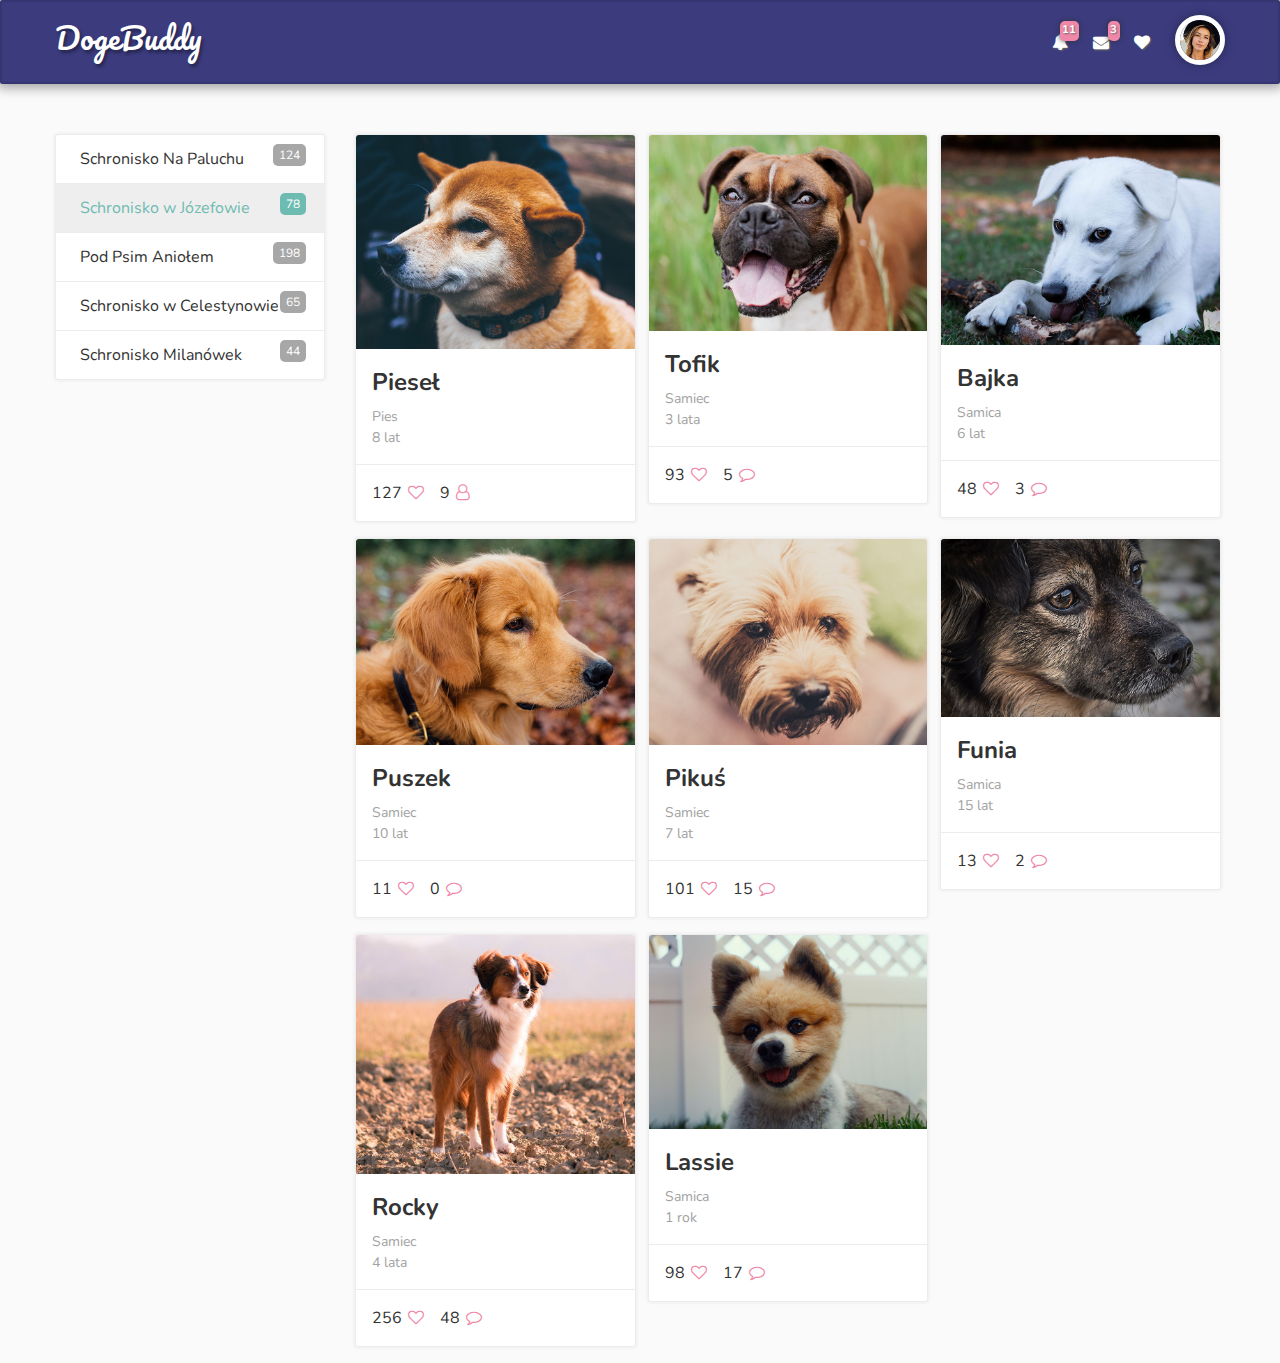
<file: index.html>
<!DOCTYPE html>
<html>
  <head>
    <title>DogeBuddy</title>
    <meta charset="utf-8">
    <meta name="viewport" content="width=device-width,initial-scale=1">
    <link rel="stylesheet" href="css/normalize.css">
    <link rel="stylesheet" href="css/grid.css">
    <link rel="stylesheet" href="css/main.css">
  </head>
  <body>

    <header class="navbar clearfix">
      <nav class="container">
        <a href="" 
           class="navbar__logo" 
           title="strona główna">
          DogeBuddy
        </a>

        <ul class="navbar__panel">
          <li>
            <a href="" class="notification">
              <span class="notification__icon fa fa-bell"></span>
              <span class="notification__counter">11</span>
            </a>
          </li>
          <li>
            <a href="" class="notification">
              <span class="notification__icon fa fa-envelope"></span>
              <span class="notification__counter">3</span>
            </a>
          </li>
          <li>
            <a href="" class="notification">
              <span class="notification__icon fa fa-heart"></span>
            </a>
          </li>
          <li>
            <a href="" 
               class="avatar navbar__profile-link">
              <img src="img/user.jpg" 
                   class="avatar__img">
            </a>
          </li>
        </ul>
      </nav>
    </header>

    <main class="container">
      <div class="row">
        <div class="col-md-3">
          <ul class="menu">
            <li class="menu__item">
              <a href="#" class="menu__link">
                Schronisko Na Paluchu
                <span class="menu__counter">124</span>
              </a>
            </li>
            <li class="menu__item menu__item--active">
              <a href="#" class="menu__link">
                Schronisko w Józefowie
                <span class="menu__counter">78</span>
              </a>
            </li>
            <li class="menu__item">
              <a href="#" class="menu__link">
                Pod Psim Aniołem
                <span class="menu__counter">198</span>
              </a>
            </li>
            <li class="menu__item">
              <a href="#" class="menu__link">
                Schronisko w Celestynowie
                <span class="menu__counter">65</span>
              </a>
            </li>
            <li class="menu__item">
              <a href="#" class="menu__link">
                Schronisko Milanówek
                <span class="menu__counter">44</span>
              </a>
            </li>
          </ul>
        </div>
        <div class="col-md-9">
          <ul class="search__results clearfix">
            <li class="card search__result">
              <img src="img/doge1.jpg" alt="Pieseł" class="card__img">
              <div class="card__summary card-info">
                <h2 class="card-info__title">
                  <a href="./doge/index.html" class="card-info__link">Pieseł</a>
                </h2>
                <ul class="card-info__details">
                  <li>Pies</li>
                  <li>8 lat</li>
                </ul>
              </div>
              <footer class="card__footer">
                <ul class="counter">
                  <li class="counter__item">
                    127 
                    <span class="counter__icon fa fa-heart-o" title="ulubione"></span>
                  </li>
                  <li class="counter__item">
                    9 
                    <span class="counter__icon fa fa-user-o" title="darczyńcy"></span>
                  </li>
                </ul>
              </footer>
            </li>
            <li class="card search__result">
              <img src="img/dog1.jpg" alt="Tofik" class="card__img">
              <div class="card__summary card-info">
                <h2 class="card-info__title">
                  <a href="/doge" class="card-info__link">Tofik</a>
                </h2>
                <ul class="card-info__details">
                  <li>Samiec</li>
                  <li>3 lata</li>
                </ul>
              </div>
              <footer class="card__footer">
                <ul class="counter">
                  <li class="counter__item">
                    93 
                    <span class="counter__icon fa fa-heart-o" title="ulubione"></span>
                  </li>
                  <li class="counter__item">
                    5
                    <span class="counter__icon fa fa-comment-o" title="komentarze"></span>
                  </li>
                </ul>
              </footer>
            </li>
            <li class="card search__result">
              <img src="img/dog2.jpg" alt="Pieseł" class="card__img">
              <div class="card__summary card-info">
                <h2 class="card-info__title">
                  <a href="/doge" class="card-info__link">Bajka</a>
                </h2>
                <ul class="card-info__details">
                  <li>Samica</li>
                  <li>6 lat</li>
                </ul>
              </div>
              <footer class="card__footer">
                <ul class="counter">
                  <li class="counter__item">
                    48
                    <span class="counter__icon fa fa-heart-o" title="ulubione"></span>
                  </li>
                  <li class="counter__item">
                    3
                    <span class="counter__icon fa fa-comment-o" title="komentarze"></span>
                  </li>
                </ul>
              </footer>
            </li>
            <li class="card search__result">
              <img src="img/dog3.jpg" alt="Pieseł" class="card__img">
              <div class="card__summary card-info">
                <h2 class="card-info__title">
                  <a href="/doge" class="card-info__link">Puszek</a>
                </h2>
                <ul class="card-info__details">
                  <li>Samiec</li>
                  <li>10 lat</li>
                </ul>
              </div>
              <footer class="card__footer">
                <ul class="counter">
                  <li class="counter__item">
                    11 
                    <span class="counter__icon fa fa-heart-o" title="ulubione"></span>
                  </li>
                  <li class="counter__item">
                    0
                    <span class="counter__icon fa fa-comment-o" title="komentarze"></span>
                  </li>
                </ul>
              </footer>
            </li>
            <li class="card search__result">
              <img src="img/dog4.jpg" alt="Pieseł" class="card__img">
              <div class="card__summary card-info">
                <h2 class="card-info__title">
                  <a href="/doge" class="card-info__link">Pikuś</a>
                </h2>
                <ul class="card-info__details">
                  <li>Samiec</li>
                  <li>7 lat</li>
                </ul>
              </div>
              <footer class="card__footer">
                <ul class="counter">
                  <li class="counter__item">
                    101 
                    <span class="counter__icon fa fa-heart-o" title="ulubione"></span>
                  </li>
                  <li class="counter__item">
                    15
                    <span class="counter__icon fa fa-comment-o" title="komentarze"></span>
                  </li>
                </ul>
              </footer>
            </li>
            <li class="card search__result">
              <img src="img/dog5.jpg" alt="Pieseł" class="card__img">
              <div class="card__summary card-info">
                <h2 class="card-info__title">
                  <a href="/doge" class="card-info__link">Funia</a>
                </h2>
                <ul class="card-info__details">
                  <li>Samica</li>
                  <li>15 lat</li>
                </ul>
              </div>
              <footer class="card__footer">
                <ul class="counter">
                  <li class="counter__item">
                    13 
                    <span class="counter__icon fa fa-heart-o" title="ulubione"></span>
                  </li>
                  <li class="counter__item">
                    2
                    <span class="counter__icon fa fa-comment-o" title="komentarze"></span>
                  </li>
                </ul>
              </footer>
            </li>
            <li class="card search__result">
              <img src="img/dog6.jpg" alt="Pieseł" class="card__img">
              <div class="card__summary card-info">
                <h2 class="card-info__title">
                  <a href="/doge" class="card-info__link">Rocky</a>
                </h2>
                <ul class="card-info__details">
                  <li>Samiec</li>
                  <li>4 lata</li>
                </ul>
              </div>
              <footer class="card__footer">
                <ul class="counter">
                  <li class="counter__item">
                    256 
                    <span class="counter__icon fa fa-heart-o" title="ulubione"></span>
                  </li>
                  <li class="counter__item">
                    48
                    <span class="counter__icon fa fa-comment-o" title="komentarze"></span>
                  </li>
                </ul>
              </footer>
            </li>
            <li class="card search__result">
              <img src="img/doge.jpg" alt="Pieseł" class="card__img">
              <div class="card__summary card-info">
                <h2 class="card-info__title">
                  <a href="/doge" class="card-info__link">Lassie</a>
                </h2>
                <ul class="card-info__details">
                  <li>Samica</li>
                  <li>1 rok</li>
                </ul>
              </div>
              <footer class="card__footer">
                <ul class="counter">
                  <li class="counter__item">
                    98
                    <span class="counter__icon fa fa-heart-o" title="ulubione"></span>
                  </li>
                  <li class="counter__item">
                    17
                    <span class="counter__icon fa fa-comment-o" title="komentarze"></span>
                  </li>
                </ul>
              </footer>
            </li>
          </ul>
        </div>
      </div>
    </main>
  </body>
</html>
</file>
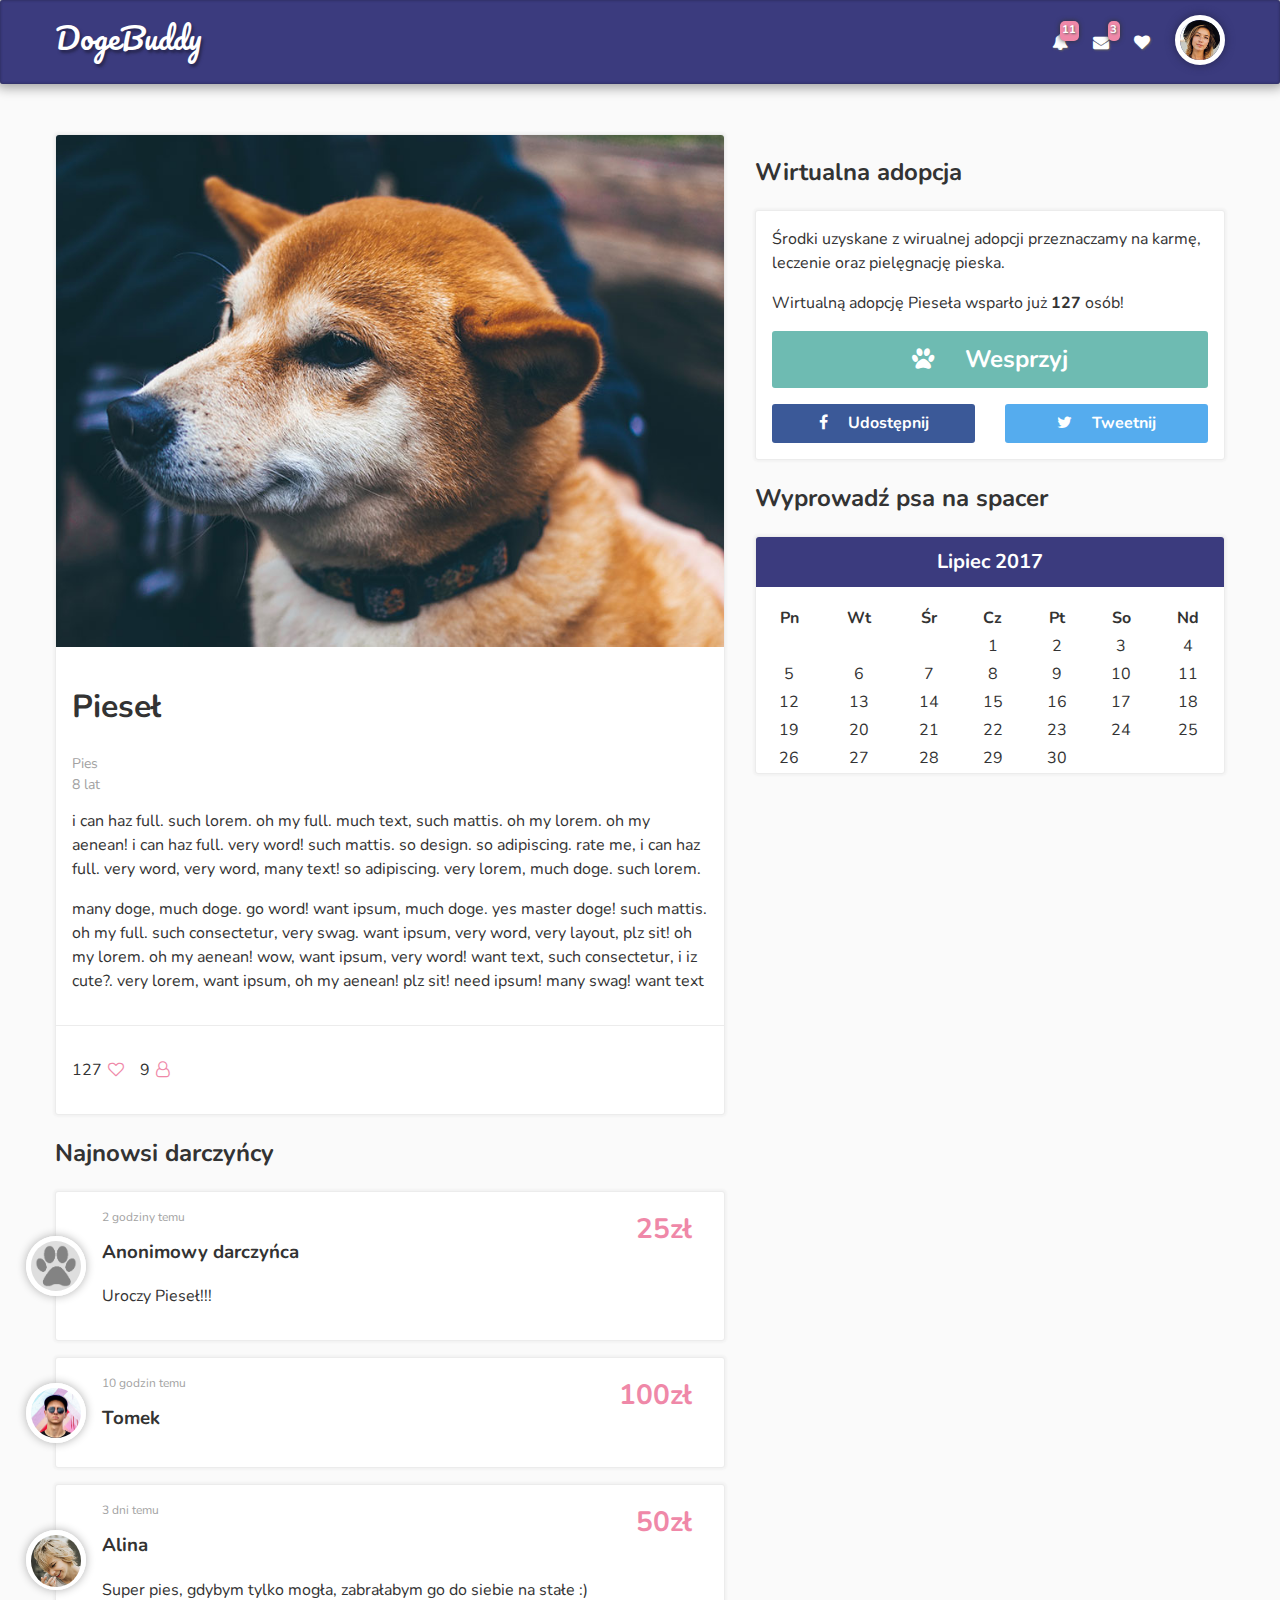
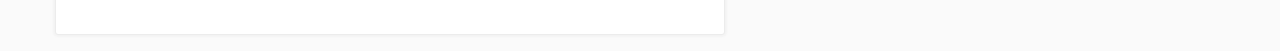
<file: doge/index.html>
<!DOCTYPE html>
<html>
<head>
  <title>DogeBuddy</title>
    <meta charset="utf-8">
    <meta name="viewport" content="width=device-width,initial-scale=1">
    <link rel="stylesheet" href="../css/normalize.css">
    <link rel="stylesheet" href="../css/grid.css">
    <link rel="stylesheet" href="../css/main.css">
</head>
<body>
  <header class="navbar clearfix">
    <nav class="container">
      <a href="../index.html" 
         class="navbar__logo" 
         title="strona główna">
        DogeBuddy
      </a>

      <ul class="navbar__panel">
        <li>
          <a href="" class="notification">
            <span class="notification__icon fa fa-bell"></span>
            <span class="notification__counter">11</span>
          </a>
        </li>
        <li>
          <a href="" class="notification">
            <span class="notification__icon fa fa-envelope"></span>
            <span class="notification__counter">3</span>
          </a>
        </li>
        <li>
          <a href="" class="notification">
            <span class="notification__icon fa fa-heart"></span>
          </a>
        </li>
        <li>
          <a href="" 
             class="avatar navbar__profile-link">
            <img src="../img/user.jpg" 
                 class="avatar__img">
          </a>
        </li>
      </ul>
    </nav>
  </header>

  <main class="container">
    <div class="row">
      <div class="col-md-7">
        <div class="card">
          <img src="../img/doge1.jpg" alt="Pieseł" class="card__img">
          <div class="card__summary card-info">
            <h1>
              <a href="/doge" class="card-info__link">Pieseł</a>
            </h2>
            <ul class="card-info__details">
              <li>Pies</li>
              <li>8 lat</li>
            </ul>
            <p>i can haz full. such lorem. oh my full. much text, such mattis. oh my lorem. oh my aenean! i can haz full. very word! such mattis. so design. so adipiscing. rate me, i can haz full. very word, very word, many text! so adipiscing. very lorem, much doge. such lorem.</p>
            <p>many doge, much doge. go word! want ipsum, much doge. yes master doge! such mattis. oh my full. such consectetur, very swag. want ipsum, very word, very layout, plz sit! oh my lorem. oh my aenean! wow, want ipsum, very word! want text, such consectetur, i iz cute?. very lorem, want ipsum, oh my aenean! plz sit! need ipsum! many swag! want text</p>
          </div>
          <footer class="card__footer">
            <ul class="counter">
              <li class="counter__item">
                127 
                <span class="counter__icon fa fa-heart-o" title="ulubione"></span>
              </li>
              <li class="counter__item">
                9 
                <span class="counter__icon fa fa-user-o" title="darczyńcy"></span>
              </li>
            </ul>
          </footer>
        </div>
        <h2>Najnowsi darczyńcy</h2>
        <div class="box comment">
          <span class="avatar comment__avatar">
            <img src="../img/avatar.png" 
                 class="avatar__img">
          </span>
          <p class="comment__time">2 godziny temu</p>
          <h3 class="comment__author">Anonimowy darczyńca</h3>
          <p class="comment__amount">25zł</p>
          <p>Uroczy Pieseł!!!</p>
        </div>
        <div class="box comment">
          <span class="avatar comment__avatar">
            <img src="../img/boy.jpg" 
                 class="avatar__img">
          </span>
          <p class="comment__time">10 godzin temu</p>
          <h3 class="comment__author">Tomek</h3>
          <p class="comment__amount">100zł</p>
        </div>
        <div class="box comment">
          <span class="avatar comment__avatar">
            <img src="../img/girl.jpg" 
                 class="avatar__img">
          </span>
          <p class="comment__time">3 dni temu</p>
          <h3 class="comment__author">Alina</h3>
          <p class="comment__amount">50zł</p>
          <p>Super pies, gdybym tylko mogła, zabrałabym go do siebie na stałe :)</p>
        </div>
      </div>
      <div class="col-md-5">
        <h2>Wirtualna adopcja</h2>
        <div class="box">
          <p>Środki uzyskane z wirualnej adopcji przeznaczamy na karmę, leczenie oraz pielęgnację pieska.</p>
          <p>Wirtualną adopcję Pieseła wsparło już <b>127</b> osób!</p>
          <button class="btn btn--lg btn--block">
            <span class="btn__icon fa fa-paw"></span>
            Wesprzyj
          </button>
          <div class="row clearfix">
            <div class="col-sm-6">
              <button class="btn btn--block btn--fb">
                <span class="btn__icon fa fa-facebook"></span>
                Udostępnij
              </button>
            </div>
            <div class="col-sm-6">
              <button class="btn btn--block btn--twitter">
                <span class="btn__icon fa fa-twitter"></span>
                Tweetnij
              </button>
            </div>
          </div>
        </div>
        <h2>Wyprowadź psa na spacer</h2>
        <div class="calendar">
          <p class="calendar__month">Lipiec 2017</p>
          <table>
            <tr>
              <th>Pn</th>
              <th>Wt</th>
              <th>Śr</th>
              <th>Cz</th>
              <th>Pt</th>
              <th>So</th>
              <th>Nd</th>
            </tr>
            <tr>
              <td></td>
              <td></td>
              <td></td>
              <td>1</td>
              <td>2</td>
              <td>3</td>
              <td>4</td>
            </tr>
            <tr>
              <td>5</td>
              <td>6</td>
              <td>7</td>
              <td>8</td>
              <td>9</td>
              <td>10</td>
              <td>11</td>
            </tr>
            <tr>
              <td>12</td>
              <td>13</td>
              <td>14</td>
              <td>15</td>
              <td>16</td>
              <td>17</td>
              <td>18</td>
            </tr>
            <tr>
              <td>19</td>
              <td>20</td>
              <td>21</td>
              <td>22</td>
              <td>23</td>
              <td>24</td>
              <td>25</td>
            </tr>
            <tr>
              <td>26</td>
              <td>27</td>
              <td>28</td>
              <td>29</td>
              <td>30</td>
              <td></td>
              <td></td>
            </tr>
          </table>
        </div>
      </div>
    </div>
  </main>
</body>
</html>
</file>
<file: css/grid.css>
/*!
 * Bootstrap v3.3.7 (http://getbootstrap.com)
 * Copyright 2011-2017 Twitter, Inc.
 * Licensed under MIT (https://github.com/twbs/bootstrap/blob/master/LICENSE)
 */
.container {
  margin-right: auto;
  margin-left: auto;
}
@media (min-width: 768px) {
  .container {
    width: 750px;
  }
}
@media (min-width: 992px) {
  .container {
    width: 970px;
  }
}
@media (min-width: 1200px) {
  .container {
    width: 1170px;
  }
}
.container-fluid {
  margin-right: auto;
  margin-left: auto;
  padding-left: 15px;
  padding-right: 15px;
}
.row {
  margin-left: -15px;
  margin-right: -15px;
}
.col-xs-1, .col-sm-1, .col-md-1, .col-lg-1, .col-xs-2, .col-sm-2, .col-md-2, .col-lg-2, .col-xs-3, .col-sm-3, .col-md-3, .col-lg-3, .col-xs-4, .col-sm-4, .col-md-4, .col-lg-4, .col-xs-5, .col-sm-5, .col-md-5, .col-lg-5, .col-xs-6, .col-sm-6, .col-md-6, .col-lg-6, .col-xs-7, .col-sm-7, .col-md-7, .col-lg-7, .col-xs-8, .col-sm-8, .col-md-8, .col-lg-8, .col-xs-9, .col-sm-9, .col-md-9, .col-lg-9, .col-xs-10, .col-sm-10, .col-md-10, .col-lg-10, .col-xs-11, .col-sm-11, .col-md-11, .col-lg-11, .col-xs-12, .col-sm-12, .col-md-12, .col-lg-12 {
  position: relative;
  min-height: 1px;
  padding-left: 15px;
  padding-right: 15px;
}
.col-xs-1, .col-xs-2, .col-xs-3, .col-xs-4, .col-xs-5, .col-xs-6, .col-xs-7, .col-xs-8, .col-xs-9, .col-xs-10, .col-xs-11, .col-xs-12 {
  float: left;
}
.col-xs-12 {
  width: 100%;
}
.col-xs-11 {
  width: 91.66666667%;
}
.col-xs-10 {
  width: 83.33333333%;
}
.col-xs-9 {
  width: 75%;
}
.col-xs-8 {
  width: 66.66666667%;
}
.col-xs-7 {
  width: 58.33333333%;
}
.col-xs-6 {
  width: 50%;
}
.col-xs-5 {
  width: 41.66666667%;
}
.col-xs-4 {
  width: 33.33333333%;
}
.col-xs-3 {
  width: 25%;
}
.col-xs-2 {
  width: 16.66666667%;
}
.col-xs-1 {
  width: 8.33333333%;
}
.col-xs-pull-12 {
  right: 100%;
}
.col-xs-pull-11 {
  right: 91.66666667%;
}
.col-xs-pull-10 {
  right: 83.33333333%;
}
.col-xs-pull-9 {
  right: 75%;
}
.col-xs-pull-8 {
  right: 66.66666667%;
}
.col-xs-pull-7 {
  right: 58.33333333%;
}
.col-xs-pull-6 {
  right: 50%;
}
.col-xs-pull-5 {
  right: 41.66666667%;
}
.col-xs-pull-4 {
  right: 33.33333333%;
}
.col-xs-pull-3 {
  right: 25%;
}
.col-xs-pull-2 {
  right: 16.66666667%;
}
.col-xs-pull-1 {
  right: 8.33333333%;
}
.col-xs-pull-0 {
  right: auto;
}
.col-xs-push-12 {
  left: 100%;
}
.col-xs-push-11 {
  left: 91.66666667%;
}
.col-xs-push-10 {
  left: 83.33333333%;
}
.col-xs-push-9 {
  left: 75%;
}
.col-xs-push-8 {
  left: 66.66666667%;
}
.col-xs-push-7 {
  left: 58.33333333%;
}
.col-xs-push-6 {
  left: 50%;
}
.col-xs-push-5 {
  left: 41.66666667%;
}
.col-xs-push-4 {
  left: 33.33333333%;
}
.col-xs-push-3 {
  left: 25%;
}
.col-xs-push-2 {
  left: 16.66666667%;
}
.col-xs-push-1 {
  left: 8.33333333%;
}
.col-xs-push-0 {
  left: auto;
}
.col-xs-offset-12 {
  margin-left: 100%;
}
.col-xs-offset-11 {
  margin-left: 91.66666667%;
}
.col-xs-offset-10 {
  margin-left: 83.33333333%;
}
.col-xs-offset-9 {
  margin-left: 75%;
}
.col-xs-offset-8 {
  margin-left: 66.66666667%;
}
.col-xs-offset-7 {
  margin-left: 58.33333333%;
}
.col-xs-offset-6 {
  margin-left: 50%;
}
.col-xs-offset-5 {
  margin-left: 41.66666667%;
}
.col-xs-offset-4 {
  margin-left: 33.33333333%;
}
.col-xs-offset-3 {
  margin-left: 25%;
}
.col-xs-offset-2 {
  margin-left: 16.66666667%;
}
.col-xs-offset-1 {
  margin-left: 8.33333333%;
}
.col-xs-offset-0 {
  margin-left: 0%;
}
@media (min-width: 768px) {
  .col-sm-1, .col-sm-2, .col-sm-3, .col-sm-4, .col-sm-5, .col-sm-6, .col-sm-7, .col-sm-8, .col-sm-9, .col-sm-10, .col-sm-11, .col-sm-12 {
    float: left;
  }
  .col-sm-12 {
    width: 100%;
  }
  .col-sm-11 {
    width: 91.66666667%;
  }
  .col-sm-10 {
    width: 83.33333333%;
  }
  .col-sm-9 {
    width: 75%;
  }
  .col-sm-8 {
    width: 66.66666667%;
  }
  .col-sm-7 {
    width: 58.33333333%;
  }
  .col-sm-6 {
    width: 50%;
  }
  .col-sm-5 {
    width: 41.66666667%;
  }
  .col-sm-4 {
    width: 33.33333333%;
  }
  .col-sm-3 {
    width: 25%;
  }
  .col-sm-2 {
    width: 16.66666667%;
  }
  .col-sm-1 {
    width: 8.33333333%;
  }
  .col-sm-pull-12 {
    right: 100%;
  }
  .col-sm-pull-11 {
    right: 91.66666667%;
  }
  .col-sm-pull-10 {
    right: 83.33333333%;
  }
  .col-sm-pull-9 {
    right: 75%;
  }
  .col-sm-pull-8 {
    right: 66.66666667%;
  }
  .col-sm-pull-7 {
    right: 58.33333333%;
  }
  .col-sm-pull-6 {
    right: 50%;
  }
  .col-sm-pull-5 {
    right: 41.66666667%;
  }
  .col-sm-pull-4 {
    right: 33.33333333%;
  }
  .col-sm-pull-3 {
    right: 25%;
  }
  .col-sm-pull-2 {
    right: 16.66666667%;
  }
  .col-sm-pull-1 {
    right: 8.33333333%;
  }
  .col-sm-pull-0 {
    right: auto;
  }
  .col-sm-push-12 {
    left: 100%;
  }
  .col-sm-push-11 {
    left: 91.66666667%;
  }
  .col-sm-push-10 {
    left: 83.33333333%;
  }
  .col-sm-push-9 {
    left: 75%;
  }
  .col-sm-push-8 {
    left: 66.66666667%;
  }
  .col-sm-push-7 {
    left: 58.33333333%;
  }
  .col-sm-push-6 {
    left: 50%;
  }
  .col-sm-push-5 {
    left: 41.66666667%;
  }
  .col-sm-push-4 {
    left: 33.33333333%;
  }
  .col-sm-push-3 {
    left: 25%;
  }
  .col-sm-push-2 {
    left: 16.66666667%;
  }
  .col-sm-push-1 {
    left: 8.33333333%;
  }
  .col-sm-push-0 {
    left: auto;
  }
  .col-sm-offset-12 {
    margin-left: 100%;
  }
  .col-sm-offset-11 {
    margin-left: 91.66666667%;
  }
  .col-sm-offset-10 {
    margin-left: 83.33333333%;
  }
  .col-sm-offset-9 {
    margin-left: 75%;
  }
  .col-sm-offset-8 {
    margin-left: 66.66666667%;
  }
  .col-sm-offset-7 {
    margin-left: 58.33333333%;
  }
  .col-sm-offset-6 {
    margin-left: 50%;
  }
  .col-sm-offset-5 {
    margin-left: 41.66666667%;
  }
  .col-sm-offset-4 {
    margin-left: 33.33333333%;
  }
  .col-sm-offset-3 {
    margin-left: 25%;
  }
  .col-sm-offset-2 {
    margin-left: 16.66666667%;
  }
  .col-sm-offset-1 {
    margin-left: 8.33333333%;
  }
  .col-sm-offset-0 {
    margin-left: 0%;
  }
}
@media (min-width: 992px) {
  .col-md-1, .col-md-2, .col-md-3, .col-md-4, .col-md-5, .col-md-6, .col-md-7, .col-md-8, .col-md-9, .col-md-10, .col-md-11, .col-md-12 {
    float: left;
  }
  .col-md-12 {
    width: 100%;
  }
  .col-md-11 {
    width: 91.66666667%;
  }
  .col-md-10 {
    width: 83.33333333%;
  }
  .col-md-9 {
    width: 75%;
  }
  .col-md-8 {
    width: 66.66666667%;
  }
  .col-md-7 {
    width: 58.33333333%;
  }
  .col-md-6 {
    width: 50%;
  }
  .col-md-5 {
    width: 41.66666667%;
  }
  .col-md-4 {
    width: 33.33333333%;
  }
  .col-md-3 {
    width: 25%;
  }
  .col-md-2 {
    width: 16.66666667%;
  }
  .col-md-1 {
    width: 8.33333333%;
  }
  .col-md-pull-12 {
    right: 100%;
  }
  .col-md-pull-11 {
    right: 91.66666667%;
  }
  .col-md-pull-10 {
    right: 83.33333333%;
  }
  .col-md-pull-9 {
    right: 75%;
  }
  .col-md-pull-8 {
    right: 66.66666667%;
  }
  .col-md-pull-7 {
    right: 58.33333333%;
  }
  .col-md-pull-6 {
    right: 50%;
  }
  .col-md-pull-5 {
    right: 41.66666667%;
  }
  .col-md-pull-4 {
    right: 33.33333333%;
  }
  .col-md-pull-3 {
    right: 25%;
  }
  .col-md-pull-2 {
    right: 16.66666667%;
  }
  .col-md-pull-1 {
    right: 8.33333333%;
  }
  .col-md-pull-0 {
    right: auto;
  }
  .col-md-push-12 {
    left: 100%;
  }
  .col-md-push-11 {
    left: 91.66666667%;
  }
  .col-md-push-10 {
    left: 83.33333333%;
  }
  .col-md-push-9 {
    left: 75%;
  }
  .col-md-push-8 {
    left: 66.66666667%;
  }
  .col-md-push-7 {
    left: 58.33333333%;
  }
  .col-md-push-6 {
    left: 50%;
  }
  .col-md-push-5 {
    left: 41.66666667%;
  }
  .col-md-push-4 {
    left: 33.33333333%;
  }
  .col-md-push-3 {
    left: 25%;
  }
  .col-md-push-2 {
    left: 16.66666667%;
  }
  .col-md-push-1 {
    left: 8.33333333%;
  }
  .col-md-push-0 {
    left: auto;
  }
  .col-md-offset-12 {
    margin-left: 100%;
  }
  .col-md-offset-11 {
    margin-left: 91.66666667%;
  }
  .col-md-offset-10 {
    margin-left: 83.33333333%;
  }
  .col-md-offset-9 {
    margin-left: 75%;
  }
  .col-md-offset-8 {
    margin-left: 66.66666667%;
  }
  .col-md-offset-7 {
    margin-left: 58.33333333%;
  }
  .col-md-offset-6 {
    margin-left: 50%;
  }
  .col-md-offset-5 {
    margin-left: 41.66666667%;
  }
  .col-md-offset-4 {
    margin-left: 33.33333333%;
  }
  .col-md-offset-3 {
    margin-left: 25%;
  }
  .col-md-offset-2 {
    margin-left: 16.66666667%;
  }
  .col-md-offset-1 {
    margin-left: 8.33333333%;
  }
  .col-md-offset-0 {
    margin-left: 0%;
  }
}
@media (min-width: 1200px) {
  .col-lg-1, .col-lg-2, .col-lg-3, .col-lg-4, .col-lg-5, .col-lg-6, .col-lg-7, .col-lg-8, .col-lg-9, .col-lg-10, .col-lg-11, .col-lg-12 {
    float: left;
  }
  .col-lg-12 {
    width: 100%;
  }
  .col-lg-11 {
    width: 91.66666667%;
  }
  .col-lg-10 {
    width: 83.33333333%;
  }
  .col-lg-9 {
    width: 75%;
  }
  .col-lg-8 {
    width: 66.66666667%;
  }
  .col-lg-7 {
    width: 58.33333333%;
  }
  .col-lg-6 {
    width: 50%;
  }
  .col-lg-5 {
    width: 41.66666667%;
  }
  .col-lg-4 {
    width: 33.33333333%;
  }
  .col-lg-3 {
    width: 25%;
  }
  .col-lg-2 {
    width: 16.66666667%;
  }
  .col-lg-1 {
    width: 8.33333333%;
  }
  .col-lg-pull-12 {
    right: 100%;
  }
  .col-lg-pull-11 {
    right: 91.66666667%;
  }
  .col-lg-pull-10 {
    right: 83.33333333%;
  }
  .col-lg-pull-9 {
    right: 75%;
  }
  .col-lg-pull-8 {
    right: 66.66666667%;
  }
  .col-lg-pull-7 {
    right: 58.33333333%;
  }
  .col-lg-pull-6 {
    right: 50%;
  }
  .col-lg-pull-5 {
    right: 41.66666667%;
  }
  .col-lg-pull-4 {
    right: 33.33333333%;
  }
  .col-lg-pull-3 {
    right: 25%;
  }
  .col-lg-pull-2 {
    right: 16.66666667%;
  }
  .col-lg-pull-1 {
    right: 8.33333333%;
  }
  .col-lg-pull-0 {
    right: auto;
  }
  .col-lg-push-12 {
    left: 100%;
  }
  .col-lg-push-11 {
    left: 91.66666667%;
  }
  .col-lg-push-10 {
    left: 83.33333333%;
  }
  .col-lg-push-9 {
    left: 75%;
  }
  .col-lg-push-8 {
    left: 66.66666667%;
  }
  .col-lg-push-7 {
    left: 58.33333333%;
  }
  .col-lg-push-6 {
    left: 50%;
  }
  .col-lg-push-5 {
    left: 41.66666667%;
  }
  .col-lg-push-4 {
    left: 33.33333333%;
  }
  .col-lg-push-3 {
    left: 25%;
  }
  .col-lg-push-2 {
    left: 16.66666667%;
  }
  .col-lg-push-1 {
    left: 8.33333333%;
  }
  .col-lg-push-0 {
    left: auto;
  }
  .col-lg-offset-12 {
    margin-left: 100%;
  }
  .col-lg-offset-11 {
    margin-left: 91.66666667%;
  }
  .col-lg-offset-10 {
    margin-left: 83.33333333%;
  }
  .col-lg-offset-9 {
    margin-left: 75%;
  }
  .col-lg-offset-8 {
    margin-left: 66.66666667%;
  }
  .col-lg-offset-7 {
    margin-left: 58.33333333%;
  }
  .col-lg-offset-6 {
    margin-left: 50%;
  }
  .col-lg-offset-5 {
    margin-left: 41.66666667%;
  }
  .col-lg-offset-4 {
    margin-left: 33.33333333%;
  }
  .col-lg-offset-3 {
    margin-left: 25%;
  }
  .col-lg-offset-2 {
    margin-left: 16.66666667%;
  }
  .col-lg-offset-1 {
    margin-left: 8.33333333%;
  }
  .col-lg-offset-0 {
    margin-left: 0%;
  }
}
</file>
<file: css/main.css>
@import url('https://fonts.googleapis.com/css?family=Nunito:400,700|Pacifico');
@import url('https://maxcdn.bootstrapcdn.com/font-awesome/4.7.0/css/font-awesome.min.css');

/*
* Basic document settings 
*/
*, *::before, *::after {
  box-sizing: border-box;
}

body {
  font: normal 16px/1.5 'Nunito', Helvetica, Arial, sans-serif;
  color: #333;
  background-color: #fafafa;
}

h1, h2, h3 {
  font-size: 700;
}

p {
  margin-top: 0;
  margin-bottom: 16px;
}

a, 
a:hover, 
a:focus {
  text-decoration: none;
  color: #EF88A8;
  transition: color .2s ease-in-out;
}

input,
button,
textarea {
  font-family: inherit;
}

img {
  max-width: 100%;
}

.clearfix::before,
.clearfix::after {
    content: '';
    display: table;
}

.clearfix::after {
    clear: both;
}

/*
* Buttons
*/
.btn {
  background-color: #6EBBB2;
  border: 0;
  border-radius: 3px;
  color: white;
  font-size: 16px;
  font-weight: 700;
  padding: 10px 15px;
  margin-top: 16px;
}

.btn__icon {
  margin-right: 1em;
}

.btn--lg {
  padding: 15px 25px;
  font-size: 24px;
}

.btn--block {
  display: block;
  width: 100%;
}

.btn--fb {
  background-color: #3b5998;
}

.btn--twitter {
  background-color: #55acee;
}

/*
* Avatar
*/
.avatar {
  display: inline-block;
  border-radius: 50%;
  border: 5px solid white;
  box-shadow: 0 0 10px #afafaf;
}

.avatar__img {
  border-radius: 50%;
}


/*
* Navbar
*/
.navbar {
  background-color: #3B3B7E;
  font-size: 20px;
  padding: 15px 20px;
  margin-bottom: 50px;
  border-radius: 3px;
  box-shadow: 0 0 12px 4px #a2a2a2, 
    inset 0 0 3px #272750;
}

.navbar__logo {
  font-family: 'Pacifico', cursive;
  color: white;
  text-shadow: 2px 3px 3px #272750;
  font-size: 1.5em;
}

.navbar__panel {
  list-style: none;
  padding: 0;
  margin: 0;
  float: right;
  color: white;
}

.navbar__panel li {
  display: inline-block;
  vertical-align: middle;
}

.navbar__profile-link {
  width: 50px;
  height: 50px;
  box-shadow: 0 0 10px #272750;
}

/*
* Notifications
*/
.notification {
  color: inherit;
  font-size: 16px;
  position: relative;
  margin-right: 20px;
}

.notification__counter {
  font-size: .7em;
  font-weight: 700;
  text-shadow: 1px 1px 2px #656565;
  box-shadow: 0 0 5px #333;
  background-color: #EF88A8;
  display: inline-block;
  border-radius: 5px;
  padding: .15em .25em;
  position: absolute;
  top: -1em;
  right: -1em;
}

.notification__icon {
  text-shadow: 1px 1px 2px #656565;
}

/*
* Search
*/
.search__results {
  list-style: none;
  padding: 0;
  margin: 0 -.25em;
}

.search__result {
  display: inline-block;
  vertical-align: top;
  width: calc(100% / 3 - .75em);
  margin: 0 .25em;
}

/*
* Box
*/
.box {
  background-color: white;
  border: 1px solid #ececec;
  border-radius: 3px;
  box-shadow: 0 0 2px 2px #f3f3f3;
  margin: 0 0 1em 0;
  padding: 16px;
}

/*
* Menu
*/
.menu {
  list-style: none;
  padding: 0;
  font-size: 16px;
  background-color: white;
  border: 1px solid #ececec;
  border-radius: 3px;
  box-shadow: 0 0 2px 2px #f3f3f3;
  margin: 0 0 1em 0;
}

.menu__item {
  padding: .75em 1.5em;
  border-bottom: 1px solid #ececec;
  cursor: pointer;
  position: relative;
  transition: background-color .2s ease-in-out;
}

.menu__item:hover {
  background-color: #fbfbfb;
}

.menu__item--active,
.menu__item--active:hover {
  background-color: #eee;
}

.menu__item:last-child {
  border-bottom: 0;
}

.menu__link {
  color: inherit;
  transition: color .2s ease-in-out;
}

.menu__counter {
  color: white;
  font-size: .75em;
  background-color: #a7a7a7;
  display: inline-block;
  border-radius: 5px;
  padding: .15em .5em;
  position: absolute;
  top: .75em;
  right: 1.5em;
  transition: background-color .2s ease-in-out;
}

.menu__item:hover .menu__link,
.menu__item--active .menu__link {
  color: #6EBBB2;
}

.menu__item:hover .menu__counter,
.menu__item--active .menu__counter {
  background-color: #6EBBB2;
}

/*
* Card
*/
.card {
  font-size: 16px;
  background-color: white;
  border: 1px solid #ececec;
  border-radius: 3px;
  box-shadow: 0 0 2px 2px #f3f3f3;
  margin-bottom: 1em;
}

.card__img {
  max-width: 100%;
  border-top-right-radius: 3px;
  border-top-left-radius: 3px;
}

.card__summary {
  padding: .5em 1em 1em 1em;
}

.card__footer {
  border-top: 1px solid #ececec;
  padding: 1em;
}

/*
* Item info
*/
.card-info__title {
  margin: 0 0 .25em 0;
}

.card-info__link {
  color: inherit;
}

.card-info__details {
  list-style: none;
  padding: 0;
  font-size: .875em;
  color: #a2a2a2;
}

/*
* Counters
*/
.counter {
  list-style: none;
  padding: 0;
}

.counter__item {
  display: inline-block;
  margin-right: .75em;
}

.counter__icon {
  color: #EF88A8;
  display: inline-block;
  margin-left: 2px;
}


/*
* Comment
*/
.comment {
  position: relative;
  padding-left: calc(1em + 30px);
}

.comment__avatar {
  width: 60px;
  height: 60px;
  position: absolute;
  top: 50%;
  left: -30px;
  margin-top: -30px;
}

.comment__time {
  margin: 0 0 1em 0;
  font-size: 12px;
  color: #a2a2a2;
}

.comment__author {
  margin-top: 0;
}

.comment__amount {
  position: absolute;
  top: 16px;
  right: 32px;
  margin: 0;
  font-size: 28px;
  font-weight: 700;
  color: #EF88A8;
}

/*
* Calendar
*/
.calendar {
  background-color: white;
  border: 1px solid #ececec;
  border-radius: 3px;
  box-shadow: 0 0 2px 2px #f3f3f3;
  margin: 0 0 1em 0;
}

.calendar__month {
  background-color: #3B3B7E;
  border-top-left-radius: 3px;
  border-top-right-radius: 3px;
  color: white;
  font-size: 20px;
  font-weight: 700;
  text-align: center;
  padding: 10px 20px;
}

.calendar table {
  width: 100%;
}

.calendar td {
  text-align: center;
}
</file>
